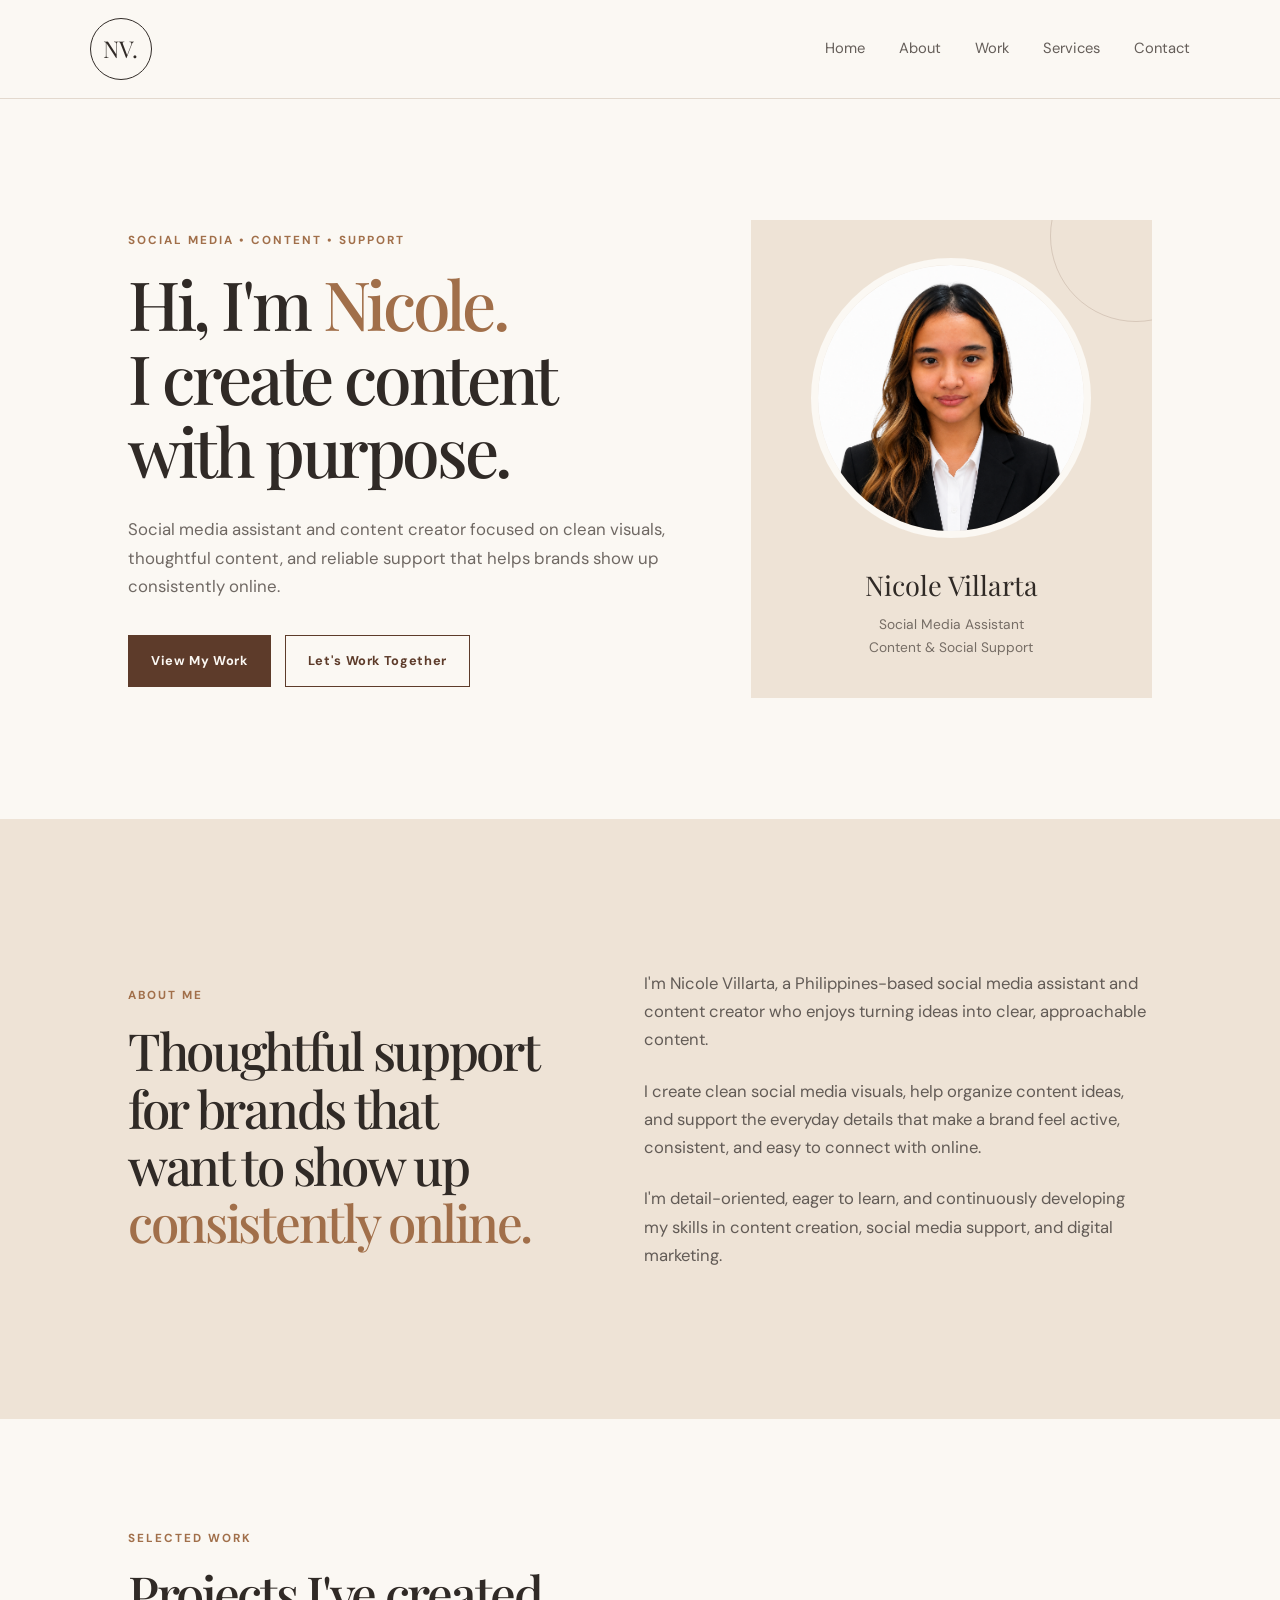
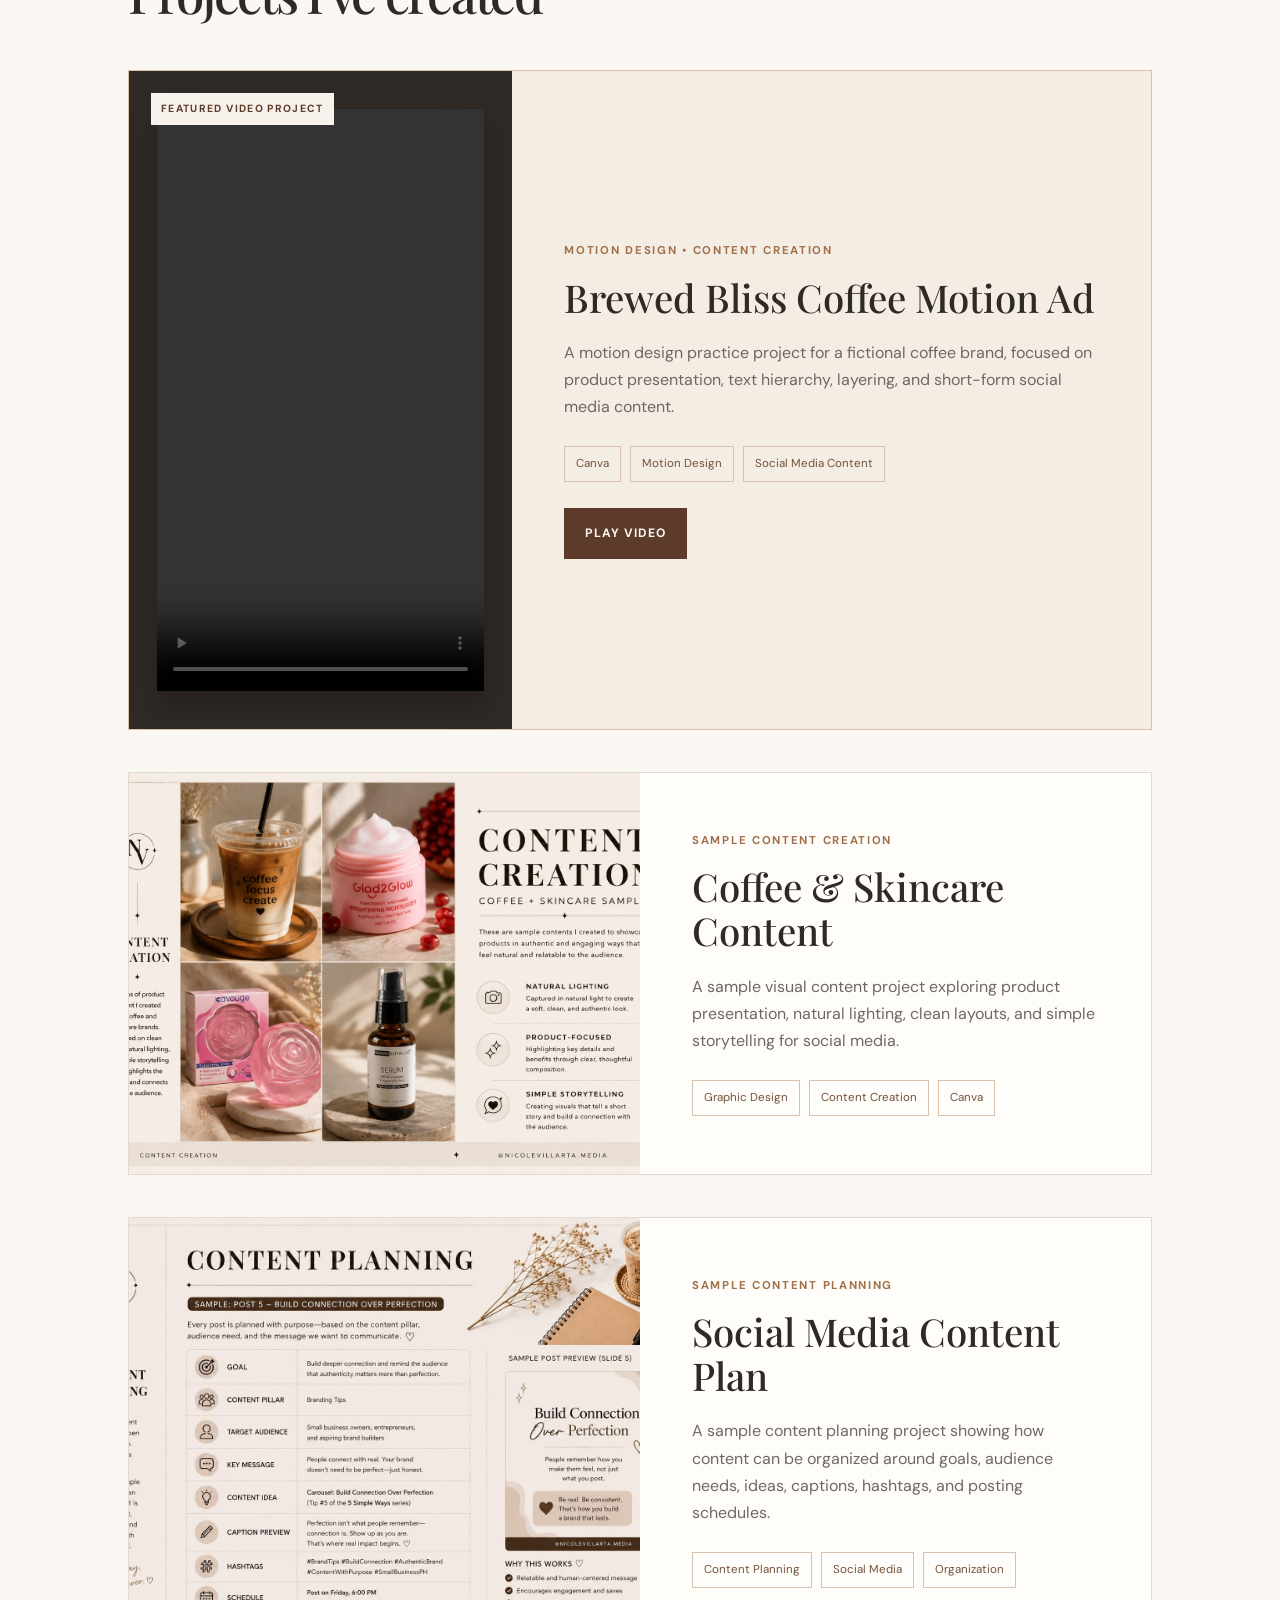
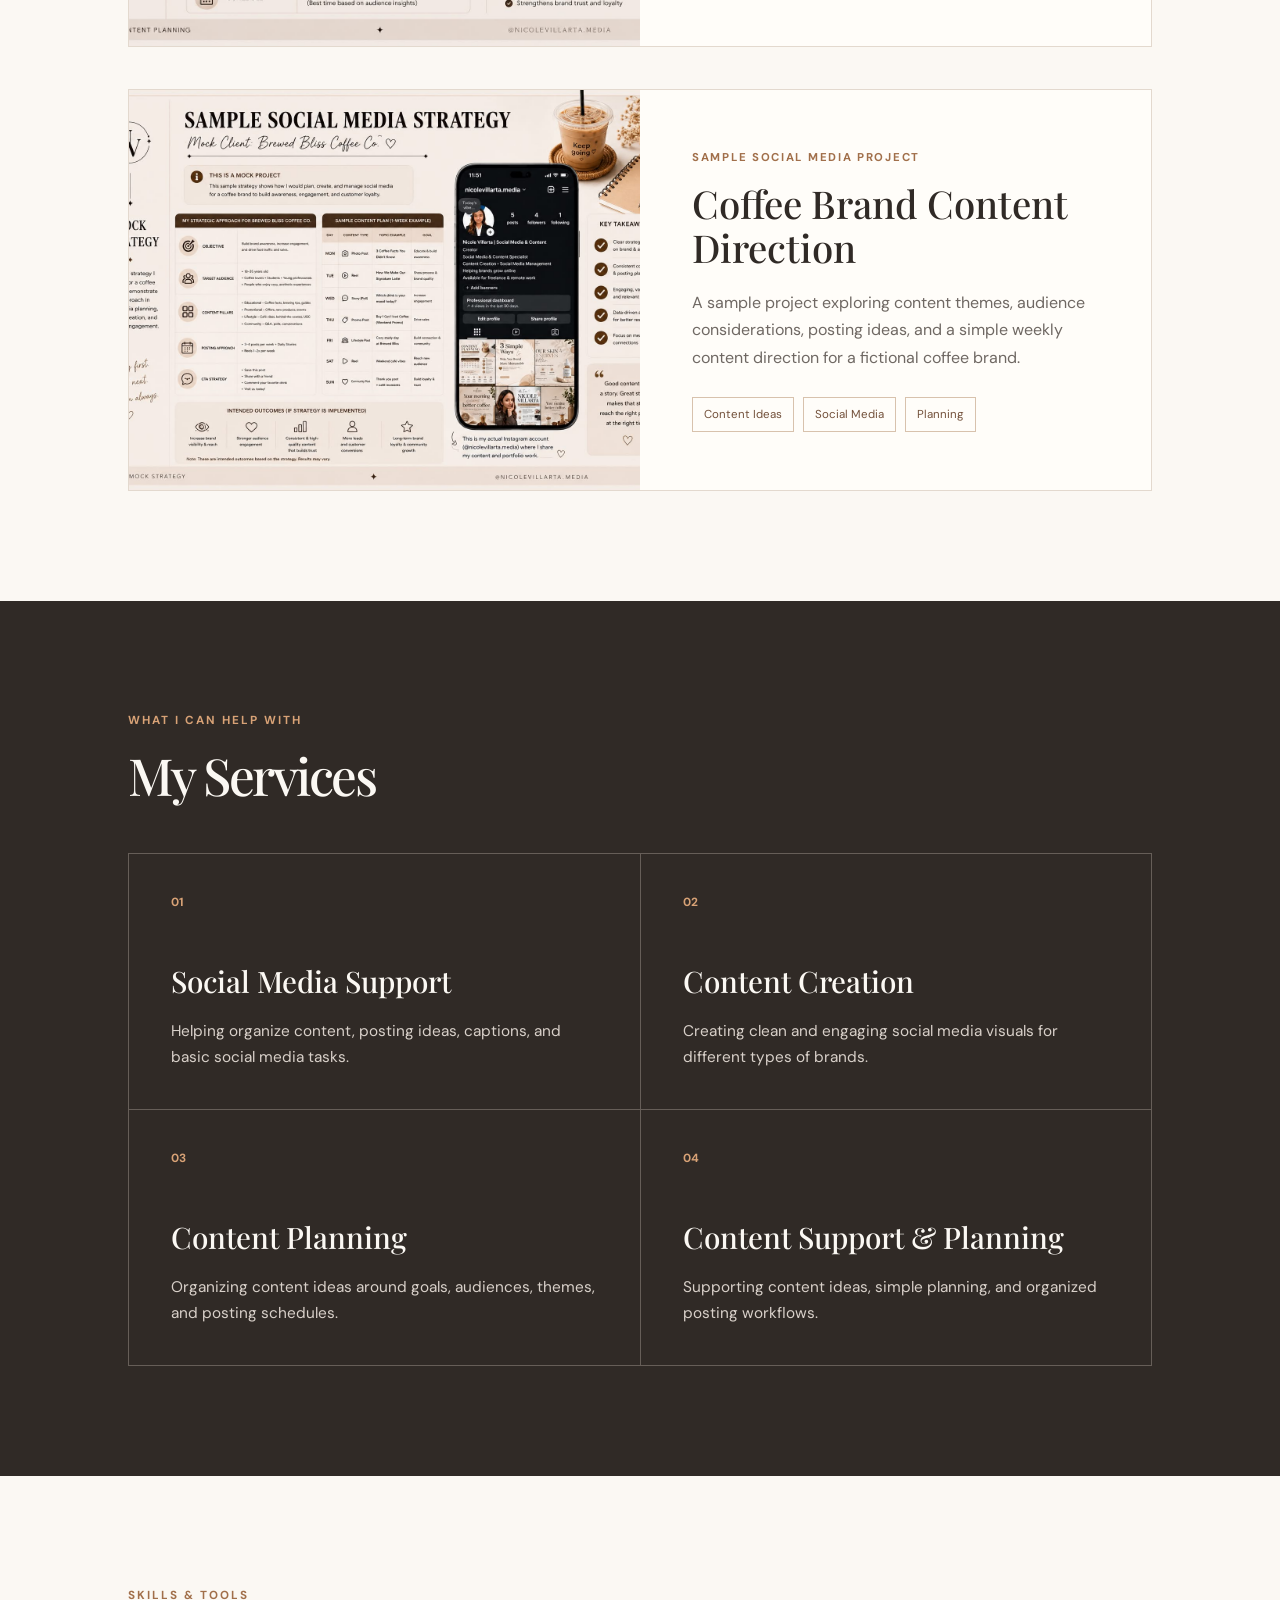
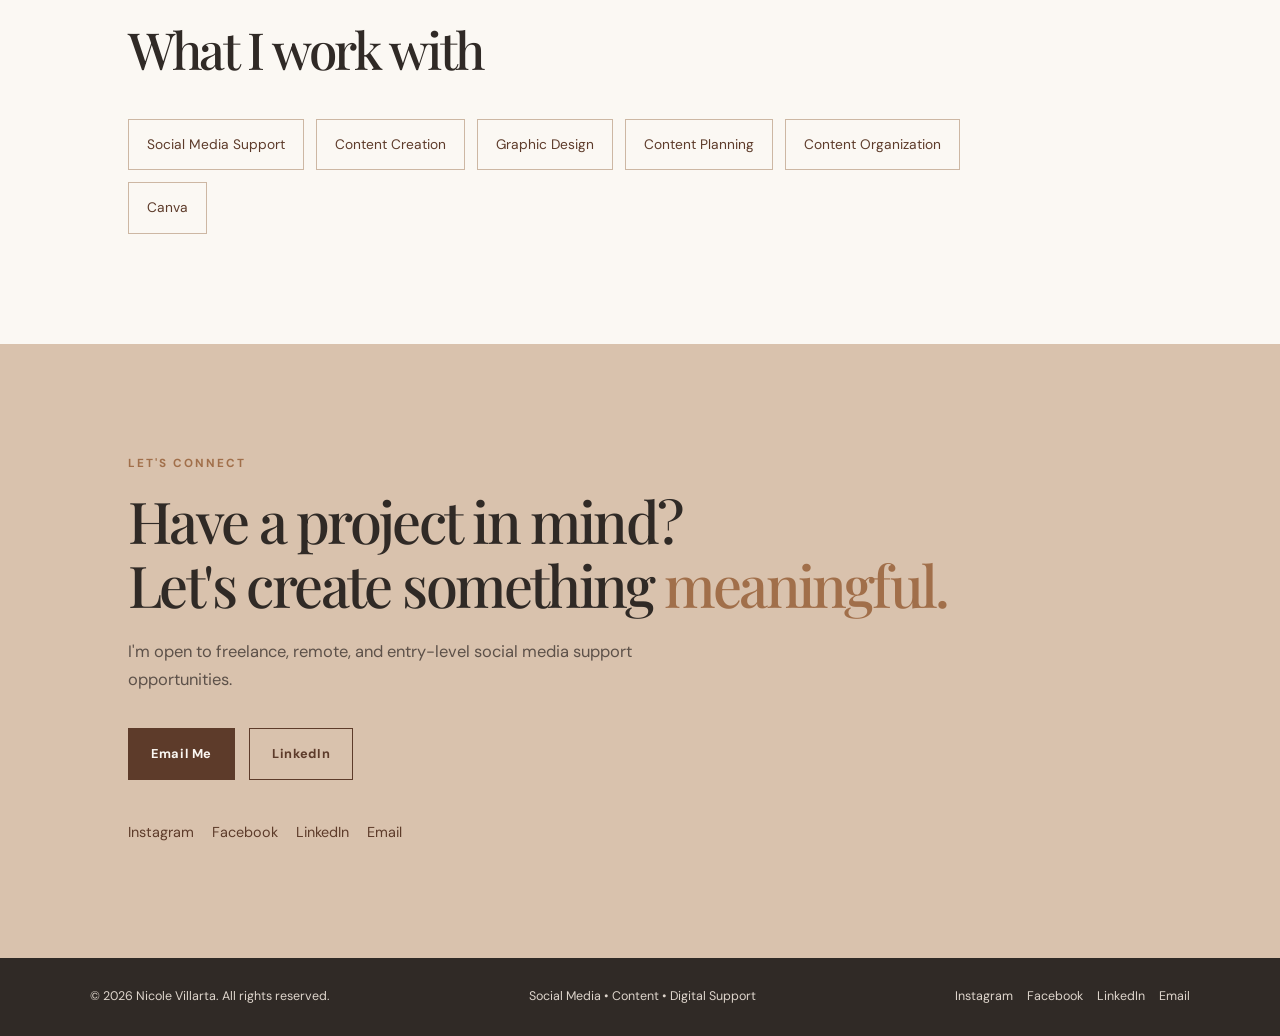
<file: index.html>
<!DOCTYPE html>
<html lang="en">

<head>
    <meta charset="UTF-8">
    <meta name="viewport" content="width=device-width, initial-scale=1.0">

    <title>Nicole Villarta | Social Media Assistant & Content Creator</title>

    <link rel="stylesheet" href="style.css">
    <script src="script.js" defer></script>
</head>

<body>

    <!-- NAVIGATION -->
    <header class="navbar">

        <a href="#home" class="logo" aria-label="Nicole Villarta homepage">
            NV.
        </a>

        <nav aria-label="Main navigation">
            <a href="#home">Home</a>
            <a href="#about">About</a>
            <a href="#work">Work</a>
            <a href="#services">Services</a>
            <a href="#contact">Contact</a>
        </nav>

    </header>


    <!-- HERO -->
    <main>

        <section id="home" class="hero">

            <div class="hero-text">

                <p class="eyebrow">
                    SOCIAL MEDIA • CONTENT • SUPPORT
                </p>

                <h1>
                    Hi, I'm <span>Nicole.</span>
                    <br>
                    I create content with purpose.
                </h1>

                <p class="hero-description">
                    Social media assistant and content creator focused on clean
                    visuals, thoughtful content, and reliable support that helps
                    brands show up consistently online.
                </p>

                <div class="hero-buttons">

                    <a href="#work" class="btn primary">
                        View My Work
                    </a>

                    <a href="#contact" class="btn secondary">
                        Let's Work Together
                    </a>

                </div>

            </div>

            <div class="hero-card">

                <div class="profile-circle photo-circle">
                    <img src="nicole.png.png" alt="Portrait of Nicole Villarta">
                </div>

                <p>
                    Nicole Villarta
                </p>

                <span>
                    Social Media Assistant
                </span>

                <span>
                    Content & Social Support
                </span>

            </div>

        </section>


        <!-- ABOUT -->
        <section id="about" class="section about">

            <div>

                <p class="section-label">
                    ABOUT ME
                </p>

                <h2>
                    Thoughtful support for brands that want to show up
                    <span>consistently online.</span>
                </h2>

            </div>

            <div class="about-text">

                <p>
                    I'm Nicole Villarta, a Philippines-based social media
                    assistant and content creator who enjoys turning ideas into
                    clear, approachable content.
                </p>

                <p>
                    I create clean social media visuals, help organize content
                    ideas, and support the everyday details that make a brand
                    feel active, consistent, and easy to connect with online.
                </p>

                <p>
                    I'm detail-oriented, eager to learn, and continuously
                    developing my skills in content creation, social media
                    support, and digital marketing.
                </p>

            </div>

        </section>


        <!-- WORK -->
        <section id="work" class="section">

            <p class="section-label">
                SELECTED WORK
            </p>

            <h2>
                Projects I've created
            </h2>

            <div class="projects">

                <!-- FEATURED VIDEO PROJECT -->
                <article class="project-card featured-video-project">

                    <div class="video-preview">

                        <video
                            id="brewedBlissVideo"
                            class="portfolio-video"
                            controls
                            preload="metadata"
                        >
                            <source src="brewed-bliss.mp4" type="video/mp4">
                            Your browser does not support video playback.
                        </video>

                        <p class="video-label">
                            FEATURED VIDEO PROJECT
                        </p>

                    </div>

                    <div class="project-info">

                        <p>
                            MOTION DESIGN • CONTENT CREATION
                        </p>

                        <h3>
                            Brewed Bliss Coffee Motion Ad
                        </h3>

                        <p>
                            A motion design practice project for a fictional
                            coffee brand, focused on product presentation, text
                            hierarchy, layering, and short-form social media
                            content.
                        </p>

                        <div class="tags">
                            <span>Canva</span>
                            <span>Motion Design</span>
                            <span>Social Media Content</span>
                        </div>

                        <button
                            class="watch-project-btn"
                            id="watchProjectButton"
                            type="button"
                        >
                            Play Video
                        </button>

                    </div>

                </article>


                <!-- PROJECT 1 -->
                <article class="project-card">

                    <div class="project-image">
                        <img
                            src="content-creation.png.jpg"
                            alt="Sample coffee and skincare content creation project"
                        >
                    </div>

                    <div class="project-info">

                        <p>
                            SAMPLE CONTENT CREATION
                        </p>

                        <h3>
                            Coffee & Skincare Content
                        </h3>

                        <p>
                            A sample visual content project exploring product
                            presentation, natural lighting, clean layouts, and
                            simple storytelling for social media.
                        </p>

                        <div class="tags">
                            <span>Graphic Design</span>
                            <span>Content Creation</span>
                            <span>Canva</span>
                        </div>

                    </div>

                </article>


                <!-- PROJECT 2 -->
                <article class="project-card">

                    <div class="project-image">
                        <img
                            src="content-planning.png.jpg"
                            alt="Sample social media content planning project"
                        >
                    </div>

                    <div class="project-info">

                        <p>
                            SAMPLE CONTENT PLANNING
                        </p>

                        <h3>
                            Social Media Content Plan
                        </h3>

                        <p>
                            A sample content planning project showing how content
                            can be organized around goals, audience needs, ideas,
                            captions, hashtags, and posting schedules.
                        </p>

                        <div class="tags">
                            <span>Content Planning</span>
                            <span>Social Media</span>
                            <span>Organization</span>
                        </div>

                    </div>

                </article>


                <!-- PROJECT 3 -->
                <article class="project-card">

                    <div class="project-image">
                        <img
                            src="social-media-strategy.png.jpg"
                            alt="Sample coffee brand social media content project"
                        >
                    </div>

                    <div class="project-info">

                        <p>
                            SAMPLE SOCIAL MEDIA PROJECT
                        </p>

                        <h3>
                            Coffee Brand Content Direction
                        </h3>

                        <p>
                            A sample project exploring content themes, audience
                            considerations, posting ideas, and a simple weekly
                            content direction for a fictional coffee brand.
                        </p>

                        <div class="tags">
                            <span>Content Ideas</span>
                            <span>Social Media</span>
                            <span>Planning</span>
                        </div>

                    </div>

                </article>

            </div>

        </section>


        <!-- SERVICES -->
        <section id="services" class="section services">

            <p class="section-label">
                WHAT I CAN HELP WITH
            </p>

            <h2>
                My Services
            </h2>

            <div class="service-grid">

                <div class="service">

                    <span>01</span>

                    <h3>
                        Social Media Support
                    </h3>

                    <p>
                        Helping organize content, posting ideas, captions, and
                        basic social media tasks.
                    </p>

                </div>

                <div class="service">

                    <span>02</span>

                    <h3>
                        Content Creation
                    </h3>

                    <p>
                        Creating clean and engaging social media visuals for
                        different types of brands.
                    </p>

                </div>

                <div class="service">

                    <span>03</span>

                    <h3>
                        Content Planning
                    </h3>

                    <p>
                        Organizing content ideas around goals, audiences, themes,
                        and posting schedules.
                    </p>

                </div>

                <div class="service">

                    <span>04</span>

                    <h3>
                        Content Support & Planning
                    </h3>

                    <p>
                        Supporting content ideas, simple planning, and organized
                        posting workflows.
                    </p>

                </div>

            </div>

        </section>


        <!-- SKILLS -->
        <section class="section skills">

            <p class="section-label">
                SKILLS & TOOLS
            </p>

            <h2>
                What I work with
            </h2>

            <div class="skill-list">
                <span>Social Media Support</span>
                <span>Content Creation</span>
                <span>Graphic Design</span>
                <span>Content Planning</span>
                <span>Content Organization</span>
                <span>Canva</span>
            </div>

        </section>


        <!-- CONTACT -->
        <section id="contact" class="contact">

            <p class="section-label">
                LET'S CONNECT
            </p>

            <h2>
                Have a project in mind?
                <br>
                Let's create something
                <span>meaningful.</span>
            </h2>

            <p>
                I'm open to freelance, remote, and entry-level social media
                support opportunities.
            </p>

            <div class="contact-buttons">

                <a
                    href="mailto:cole.villarta.work@gmail.com"
                    class="btn primary"
                >
                    Email Me
                </a>

                <a
                    href="https://www.linkedin.com/in/nicole-villarta-bb6a61428/"
                    target="_blank"
                    rel="noopener noreferrer"
                    class="btn secondary"
                >
                    LinkedIn
                </a>

            </div>

            <div class="social-links">

                <a
                    href="https://www.instagram.com/nicolevillarta.media/?hl=en"
                    target="_blank"
                    rel="noopener noreferrer"
                >
                    Instagram
                </a>

                <a
                    href="https://www.facebook.com/nicolevillarta.media"
                    target="_blank"
                    rel="noopener noreferrer"
                >
                    Facebook
                </a>

                <a
                    href="https://www.linkedin.com/in/nicole-villarta-bb6a61428/"
                    target="_blank"
                    rel="noopener noreferrer"
                >
                    LinkedIn
                </a>

                <a href="mailto:cole.villarta.work@gmail.com">
                    Email
                </a>

            </div>

        </section>

    </main>


    <!-- FOOTER -->
    <footer>

        <p>
            © 2026 Nicole Villarta. All rights reserved.
        </p>

        <p>
            Social Media • Content • Digital Support
        </p>

        <div class="footer-links">

            <a
                href="https://www.instagram.com/nicolevillarta.media/?hl=en"
                target="_blank"
                rel="noopener noreferrer"
            >
                Instagram
            </a>

            <a
                href="https://www.facebook.com/nicolevillarta.media"
                target="_blank"
                rel="noopener noreferrer"
            >
                Facebook
            </a>

            <a
                href="https://www.linkedin.com/in/nicole-villarta-bb6a61428/"
                target="_blank"
                rel="noopener noreferrer"
            >
                LinkedIn
            </a>

            <a href="mailto:cole.villarta.work@gmail.com">
                Email
            </a>

        </div>

    </footer>

</body>
</html>
</file>
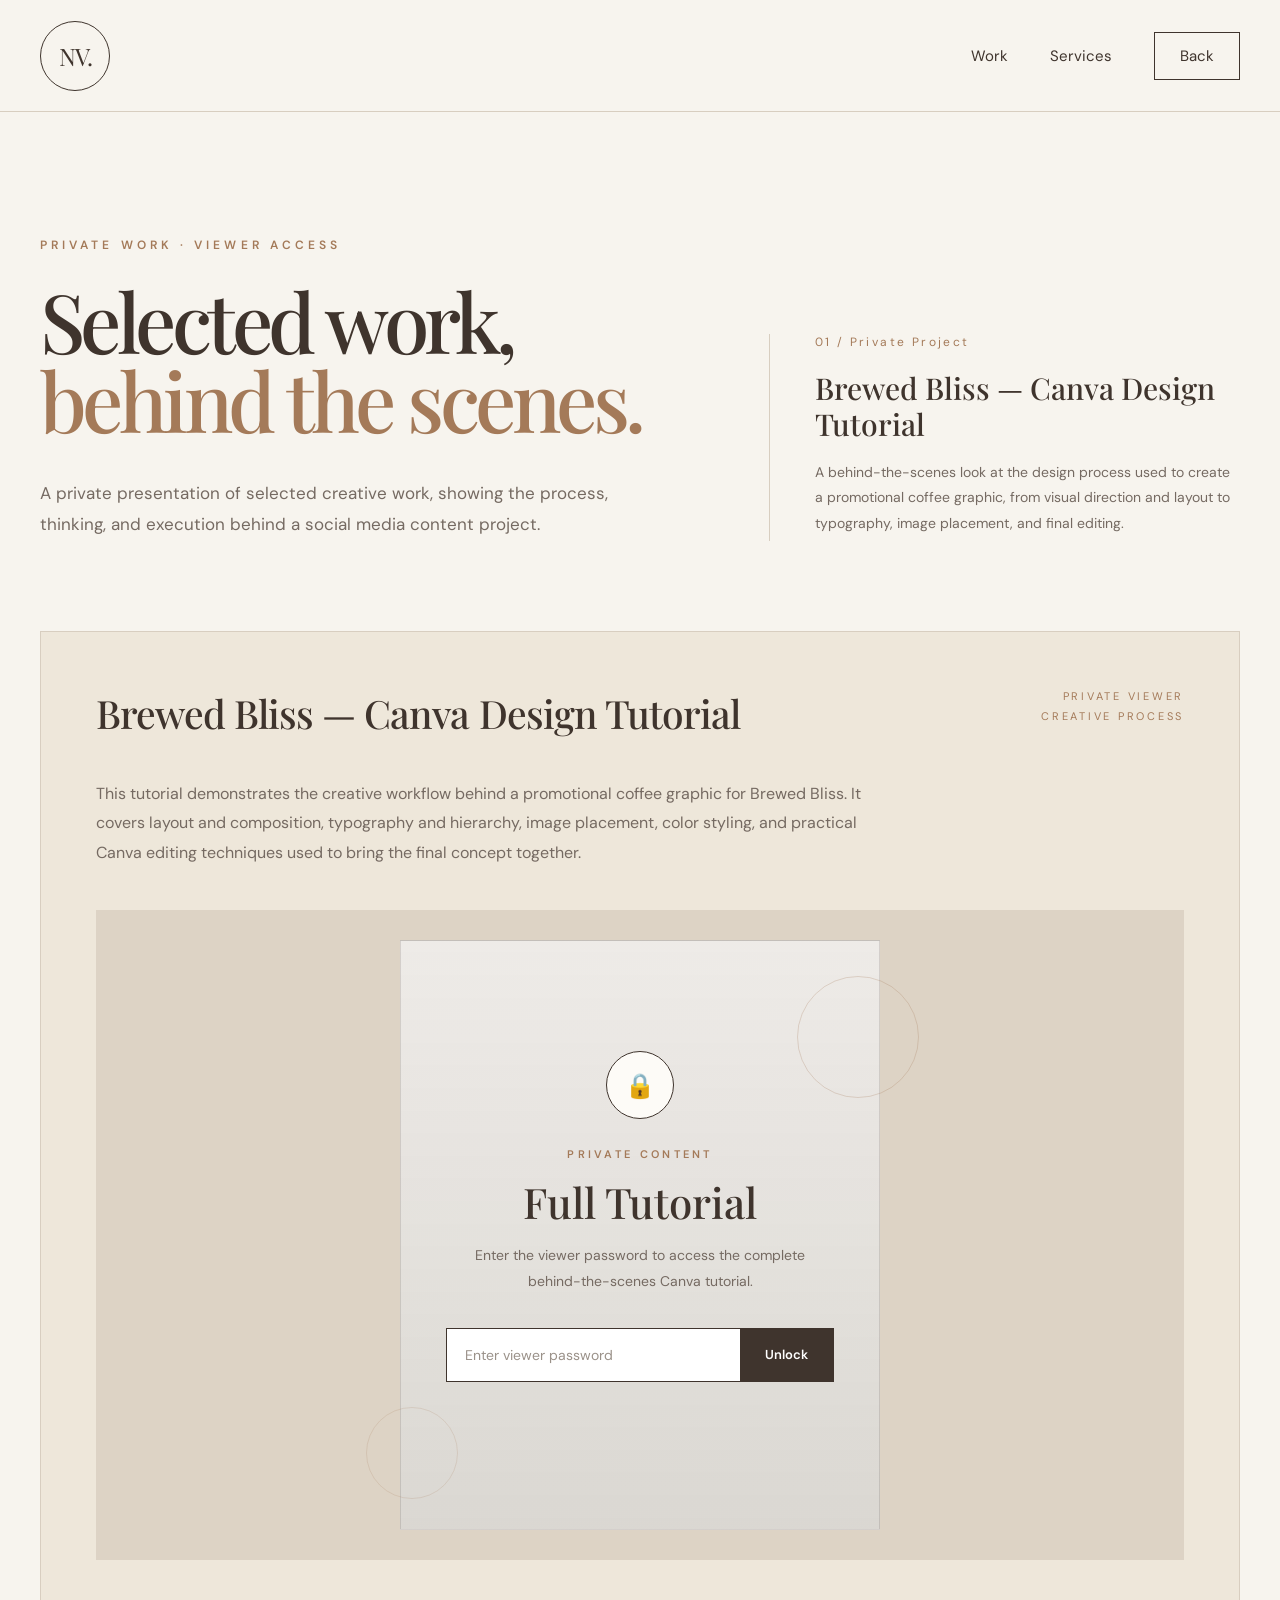
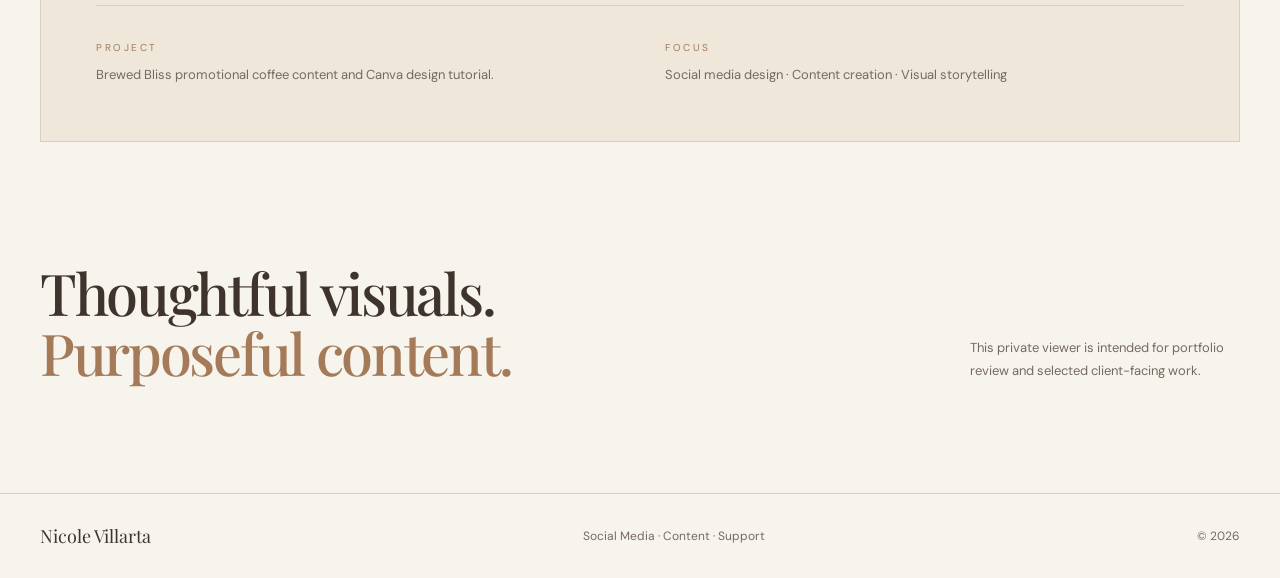
<file: viewer.html>
<!DOCTYPE html>
<html lang="en">
<head>
  <meta charset="UTF-8" />
  <meta name="viewport" content="width=device-width, initial-scale=1.0" />

  <title>Brewed Bliss — Private Work | Nicole Villarta</title>

  <meta
    name="description"
    content="Private portfolio presentation by Nicole Villarta featuring the Brewed Bliss Canva design tutorial."
  />

  <link rel="preconnect" href="https://fonts.googleapis.com">
  <link rel="preconnect" href="https://fonts.gstatic.com" crossorigin>

  <link
    href="https://fonts.googleapis.com/css2?family=DM+Sans:wght@400;500;600&family=Playfair+Display:wght@500;600&display=swap"
    rel="stylesheet"
  >

  <style>
    /* =========================================================
       NICOLE VILLARTA — PRIVATE VIEWER
       Minimal editorial portfolio theme
       ========================================================= */

    :root {
      --cream: #f7f4ee;
      --paper: #eee7da;
      --paper-light: #fdfbf7;
      --espresso: #3f342d;
      --brown: #604a3b;
      --caramel: #a47a59;
      --muted: #756a62;
      --line: #d8cec0;
      --white: #ffffff;

      --serif: "Playfair Display", Georgia, serif;
      --sans: "DM Sans", Arial, sans-serif;

      --container: 1240px;
    }

    * {
      box-sizing: border-box;
      margin: 0;
      padding: 0;
    }

    html {
      scroll-behavior: smooth;
    }

    body {
      background: var(--cream);
      color: var(--espresso);
      font-family: var(--sans);
      min-height: 100vh;
      -webkit-font-smoothing: antialiased;
    }

    button,
    input {
      font: inherit;
    }

    a {
      color: inherit;
      text-decoration: none;
    }

    /* =========================================================
       HEADER
       ========================================================= */

    header {
      height: 112px;
      border-bottom: 1px solid var(--line);
      display: flex;
      align-items: center;
    }

    .nav {
      width: min(var(--container), calc(100% - 80px));
      margin: auto;
      display: flex;
      align-items: center;
      justify-content: space-between;
    }

    .logo {
      width: 70px;
      height: 70px;
      border: 1px solid var(--espresso);
      border-radius: 50%;
      display: grid;
      place-items: center;

      font-family: var(--serif);
      font-size: 24px;
      letter-spacing: -1px;

      transition: all 0.25s ease;
    }

    .logo:hover {
      background: var(--espresso);
      color: var(--cream);
    }

    .nav-right {
      display: flex;
      align-items: center;
      gap: 42px;
    }

    .nav-link {
      font-size: 15px;
      color: var(--espresso);
      position: relative;
    }

    .nav-link::after {
      content: "";
      position: absolute;
      left: 0;
      bottom: -7px;
      width: 0;
      height: 1px;
      background: var(--caramel);
      transition: width 0.25s ease;
    }

    .nav-link:hover::after {
      width: 100%;
    }

    .back-button {
      border: 1px solid var(--espresso);
      padding: 13px 25px;
      background: transparent;
      color: var(--espresso);
      font-size: 15px;
      transition: all 0.25s ease;
    }

    .back-button:hover {
      background: var(--espresso);
      color: var(--cream);
    }

    /* =========================================================
       HERO
       ========================================================= */

    .hero {
      width: min(var(--container), calc(100% - 80px));
      margin: auto;
      padding: 125px 0 90px;

      display: grid;
      grid-template-columns: 1fr 0.75fr;
      gap: 100px;
      align-items: end;
    }

    .eyebrow {
      color: var(--caramel);
      font-size: 12px;
      font-weight: 600;
      letter-spacing: 0.34em;
      text-transform: uppercase;
      margin-bottom: 28px;
    }

    .hero h1 {
      max-width: 850px;

      font-family: var(--serif);
      font-size: clamp(58px, 6.4vw, 92px);
      font-weight: 500;
      line-height: 0.97;
      letter-spacing: -0.055em;
    }

    .hero h1 em {
      color: var(--caramel);
      font-style: normal;
    }

    .hero-description {
      max-width: 590px;
      margin-top: 38px;

      color: var(--muted);
      font-size: 17px;
      line-height: 1.85;
    }

    .hero-side {
      border-left: 1px solid var(--line);
      padding-left: 45px;
      padding-bottom: 5px;
    }

    .project-number {
      color: var(--caramel);
      font-size: 12px;
      letter-spacing: 0.2em;
      margin-bottom: 20px;
    }

    .hero-side h2 {
      font-family: var(--serif);
      font-size: 30px;
      font-weight: 500;
      line-height: 1.2;
      margin-bottom: 18px;
    }

    .hero-side p {
      color: var(--muted);
      font-size: 14px;
      line-height: 1.8;
    }

    /* =========================================================
       PROJECT AREA
       ========================================================= */

    .project-wrap {
      width: min(var(--container), calc(100% - 80px));
      margin: auto;
      padding-bottom: 120px;
    }

    .project-card {
      background: var(--paper);
      border: 1px solid var(--line);
      padding: 55px;
    }

    .project-header {
      display: flex;
      justify-content: space-between;
      align-items: flex-start;
      gap: 40px;
      margin-bottom: 40px;
    }

    .project-title {
      font-family: var(--serif);
      font-size: 39px;
      font-weight: 500;
      letter-spacing: -0.025em;
    }

    .project-meta {
      text-align: right;
      color: var(--caramel);
      font-size: 11px;
      letter-spacing: 0.25em;
      text-transform: uppercase;
      line-height: 1.8;
    }

    .project-description {
      max-width: 790px;
      color: var(--muted);
      font-size: 16px;
      line-height: 1.85;
      margin-bottom: 42px;
    }

    /* =========================================================
       VIDEO / LOCKED VIEWER
       ========================================================= */

    .video-shell {
      position: relative;
      width: 100%;
      background: #ddd3c5;
      overflow: hidden;
      min-height: 650px;

      display: flex;
      align-items: center;
      justify-content: center;
    }

    .video-placeholder {
      width: min(480px, 90%);
      min-height: 590px;

      background:
        linear-gradient(
          to bottom,
          rgba(63, 52, 45, 0.08),
          rgba(63, 52, 45, 0.18)
        ),
        var(--paper-light);

      border: 1px solid rgba(63, 52, 45, 0.15);

      display: flex;
      flex-direction: column;
      align-items: center;
      justify-content: center;

      text-align: center;
      padding: 55px 45px;

      position: relative;
    }

    .video-placeholder::before {
      content: "";
      position: absolute;
      width: 120px;
      height: 120px;
      border: 1px solid rgba(164, 122, 89, 0.25);
      border-radius: 50%;
      top: 35px;
      right: -40px;
    }

    .video-placeholder::after {
      content: "";
      position: absolute;
      width: 90px;
      height: 90px;
      border: 1px solid rgba(164, 122, 89, 0.18);
      border-radius: 50%;
      bottom: 30px;
      left: -35px;
    }

    .lock-mark {
      width: 68px;
      height: 68px;
      border: 1px solid var(--espresso);
      border-radius: 50%;

      display: grid;
      place-items: center;

      font-size: 24px;
      margin-bottom: 28px;

      background: var(--paper-light);
    }

    .private-label {
      color: var(--caramel);
      font-size: 11px;
      font-weight: 600;
      letter-spacing: 0.3em;
      text-transform: uppercase;
      margin-bottom: 18px;
    }

    .video-placeholder h3 {
      font-family: var(--serif);
      font-size: 42px;
      font-weight: 500;
      line-height: 1.1;
      margin-bottom: 18px;
    }

    .video-placeholder p {
      max-width: 360px;
      color: var(--muted);
      font-size: 14px;
      line-height: 1.8;
      margin-bottom: 34px;
    }

    /* =========================================================
       PASSWORD
       ========================================================= */

    .password-form {
      width: 100%;
      max-width: 410px;
      display: flex;
      border: 1px solid var(--espresso);
      background: var(--white);
    }

    .password-form input {
      min-width: 0;
      flex: 1;

      border: none;
      outline: none;
      background: transparent;

      padding: 17px 18px;
      color: var(--espresso);
      font-size: 14px;
    }

    .password-form input::placeholder {
      color: #9a9189;
    }

    .unlock-button {
      border: none;
      background: var(--espresso);
      color: var(--white);

      padding: 0 25px;
      cursor: pointer;

      font-size: 13px;
      font-weight: 600;

      transition: background 0.25s ease;
    }

    .unlock-button:hover {
      background: var(--caramel);
    }

    .error-message {
      min-height: 22px;
      margin-top: 14px;

      color: #9b4e42;
      font-size: 12px;
    }

    /* =========================================================
       UNLOCKED VIDEO
       ========================================================= */

    .video-content {
      display: none;
      width: 100%;
      height: 720px;
      background: #1e1b19;
    }

    .video-content iframe {
      width: 100%;
      height: 100%;
      border: 0;
    }

    .video-shell.unlocked {
      min-height: 720px;
    }

    .video-shell.unlocked .video-placeholder {
      display: none;
    }

    .video-shell.unlocked .video-content {
      display: block;
    }

    /* =========================================================
       PROJECT FOOTER
       ========================================================= */

    .project-footer {
      display: grid;
      grid-template-columns: 1fr 1fr;
      gap: 50px;

      margin-top: 45px;
      padding-top: 35px;
      border-top: 1px solid var(--line);
    }

    .footer-item span {
      display: block;

      color: var(--caramel);
      font-size: 10px;
      letter-spacing: 0.25em;
      text-transform: uppercase;

      margin-bottom: 10px;
    }

    .footer-item p {
      color: var(--muted);
      font-size: 13px;
      line-height: 1.7;
    }

    /* =========================================================
       BOTTOM STATEMENT
       ========================================================= */

    .closing {
      width: min(var(--container), calc(100% - 80px));
      margin: auto;
      padding: 0 0 110px;

      display: flex;
      justify-content: space-between;
      align-items: flex-end;
      gap: 60px;
    }

    .closing h2 {
      max-width: 760px;

      font-family: var(--serif);
      font-size: clamp(38px, 4.5vw, 64px);
      font-weight: 500;
      line-height: 1.05;
      letter-spacing: -0.04em;
    }

    .closing h2 em {
      color: var(--caramel);
      font-style: normal;
    }

    .closing-note {
      max-width: 270px;
      color: var(--muted);
      font-size: 13px;
      line-height: 1.8;
    }

    /* =========================================================
       FOOTER
       ========================================================= */

    footer {
      border-top: 1px solid var(--line);
      padding: 30px 0;
    }

    .footer-inner {
      width: min(var(--container), calc(100% - 80px));
      margin: auto;

      display: flex;
      justify-content: space-between;
      align-items: center;

      color: var(--muted);
      font-size: 12px;
    }

    .footer-brand {
      color: var(--espresso);
      font-family: var(--serif);
      font-size: 18px;
    }

    /* =========================================================
       RESPONSIVE
       ========================================================= */

    @media (max-width: 900px) {

      header {
        height: 90px;
      }

      .nav {
        width: min(100% - 40px, var(--container));
      }

      .logo {
        width: 58px;
        height: 58px;
        font-size: 20px;
      }

      .nav-right {
        gap: 20px;
      }

      .nav-link {
        display: none;
      }

      .back-button {
        padding: 11px 19px;
      }

      .hero {
        width: min(100% - 40px, var(--container));
        padding: 80px 0 65px;

        grid-template-columns: 1fr;
        gap: 55px;
      }

      .hero-side {
        border-left: none;
        border-top: 1px solid var(--line);
        padding-left: 0;
        padding-top: 30px;
      }

      .project-wrap,
      .closing {
        width: min(100% - 40px, var(--container));
      }

      .project-card {
        padding: 30px;
      }

      .project-header {
        flex-direction: column;
        gap: 18px;
      }

      .project-meta {
        text-align: left;
      }

      .video-shell {
        min-height: 620px;
      }

      .video-content {
        height: 620px;
      }

      .closing {
        flex-direction: column;
        align-items: flex-start;
      }

      .footer-inner {
        width: min(100% - 40px, var(--container));
      }
    }

    @media (max-width: 560px) {

      .hero {
        padding-top: 65px;
      }

      .hero h1 {
        font-size: 52px;
      }

      .hero-description {
        font-size: 15px;
      }

      .project-card {
        padding: 22px;
      }

      .project-title {
        font-size: 30px;
      }

      .video-shell {
        min-height: 580px;
      }

      .video-placeholder {
        min-height: 530px;
        padding: 45px 22px;
      }

      .video-placeholder h3 {
        font-size: 34px;
      }

      .password-form {
        flex-direction: column;
        border: none;
        gap: 9px;
        background: transparent;
      }

      .password-form input {
        width: 100%;
        border: 1px solid var(--espresso);
        background: var(--white);
        padding: 16px;
      }

      .unlock-button {
        min-height: 52px;
        width: 100%;
      }

      .project-footer {
        grid-template-columns: 1fr;
        gap: 25px;
      }

      .video-content {
        height: 570px;
      }

      .closing {
        padding-bottom: 80px;
      }

      .closing h2 {
        font-size: 42px;
      }

      .footer-inner {
        flex-direction: column;
        align-items: flex-start;
        gap: 10px;
      }
    }
  </style>
</head>

<body>

  <!-- =========================================================
       HEADER
       ========================================================= -->

  <header>
    <nav class="nav">

      <a href="index.html" class="logo" aria-label="Back to portfolio">
        NV.
      </a>

      <div class="nav-right">

        <a href="index.html#work" class="nav-link">
          Work
        </a>

        <a href="index.html#services" class="nav-link">
          Services
        </a>

        <a href="index.html" class="back-button">
          Back
        </a>

      </div>

    </nav>
  </header>


  <!-- =========================================================
       HERO
       ========================================================= -->

  <main>

    <section class="hero">

      <div>

        <div class="eyebrow">
          Private Work · Viewer Access
        </div>

        <h1>
          Selected work,<br>
          <em>behind the scenes.</em>
        </h1>

        <p class="hero-description">
          A private presentation of selected creative work,
          showing the process, thinking, and execution behind
          a social media content project.
        </p>

      </div>


      <div class="hero-side">

        <div class="project-number">
          01 / Private Project
        </div>

        <h2>
          Brewed Bliss — Canva Design Tutorial
        </h2>

        <p>
          A behind-the-scenes look at the design process
          used to create a promotional coffee graphic,
          from visual direction and layout to typography,
          image placement, and final editing.
        </p>

      </div>

    </section>


    <!-- =======================================================
         PROJECT
         ======================================================= -->

    <section class="project-wrap">

      <article class="project-card">

        <div class="project-header">

          <h2 class="project-title">
            Brewed Bliss — Canva Design Tutorial
          </h2>

          <div class="project-meta">
            Private Viewer<br>
            Creative Process
          </div>

        </div>


        <p class="project-description">
          This tutorial demonstrates the creative workflow behind
          a promotional coffee graphic for Brewed Bliss. It covers
          layout and composition, typography and hierarchy, image
          placement, color styling, and practical Canva editing
          techniques used to bring the final concept together.
        </p>


        <!-- =====================================================
             VIDEO VIEWER
             ===================================================== -->

        <div class="video-shell" id="videoShell">

          <!-- LOCKED STATE -->

          <div class="video-placeholder" id="lockedView">

            <div class="lock-mark">
              🔒
            </div>

            <div class="private-label">
              Private Content
            </div>

            <h3>
              Full Tutorial
            </h3>

            <p>
              Enter the viewer password to access the
              complete behind-the-scenes Canva tutorial.
            </p>


            <form class="password-form" id="passwordForm">

              <input
                type="password"
                id="passwordInput"
                placeholder="Enter viewer password"
                autocomplete="off"
                aria-label="Viewer password"
              >

              <button
                type="submit"
                class="unlock-button"
              >
                Unlock
              </button>

            </form>

            <div
              class="error-message"
              id="errorMessage"
              aria-live="polite"
            ></div>

          </div>


          <!-- UNLOCKED STATE -->

          <div class="video-content" id="videoContent">

            <iframe
              id="youtubeVideo"
              title="Brewed Bliss Canva Design Tutorial"
              src=""
              allow="
                accelerometer;
                autoplay;
                clipboard-write;
                encrypted-media;
                gyroscope;
                picture-in-picture;
                web-share
              "
              allowfullscreen
              referrerpolicy="strict-origin-when-cross-origin"
            ></iframe>

          </div>

        </div>


        <!-- =====================================================
             PROJECT DETAILS
             ===================================================== -->

        <div class="project-footer">

          <div class="footer-item">

            <span>
              Project
            </span>

            <p>
              Brewed Bliss promotional coffee content
              and Canva design tutorial.
            </p>

          </div>


          <div class="footer-item">

            <span>
              Focus
            </span>

            <p>
              Social media design · Content creation ·
              Visual storytelling
            </p>

          </div>

        </div>

      </article>

    </section>


    <!-- =======================================================
         CLOSING
         ======================================================= -->

    <section class="closing">

      <h2>
        Thoughtful visuals.<br>
        <em>Purposeful content.</em>
      </h2>

      <p class="closing-note">
        This private viewer is intended for portfolio review
        and selected client-facing work.
      </p>

    </section>

  </main>


  <!-- =========================================================
       FOOTER
       ========================================================= -->

  <footer>

    <div class="footer-inner">

      <div class="footer-brand">
        Nicole Villarta
      </div>

      <div>
        Social Media · Content · Support
      </div>

      <div>
        © 2026
      </div>

    </div>

  </footer>


  <!-- =========================================================
       JAVASCRIPT
       ========================================================= -->

  <script>

    const PASSWORD = "BLISS08!";

    const YOUTUBE_ID = "d4sEK4lXQVg";

    const passwordForm =
      document.getElementById("passwordForm");

    const passwordInput =
      document.getElementById("passwordInput");

    const errorMessage =
      document.getElementById("errorMessage");

    const videoShell =
      document.getElementById("videoShell");

    const youtubeVideo =
      document.getElementById("youtubeVideo");


    passwordForm.addEventListener("submit", function (event) {

      event.preventDefault();

      const enteredPassword =
        passwordInput.value.trim();


      /* Correct password */

      if (enteredPassword === PASSWORD) {

        errorMessage.textContent = "";

        videoShell.classList.add("unlocked");

        /*
          Load the YouTube video only after
          the correct password has been entered.
        */

        youtubeVideo.src =
          `https://www.youtube.com/embed/${YOUTUBE_ID}?rel=0&modestbranding=1&playsinline=1`;

        /*
          Remember unlocked state during this
          browser session.
        */

        sessionStorage.setItem(
          "brewBlissViewerUnlocked",
          "true"
        );

      }


      /* Incorrect password */

      else {

        errorMessage.textContent =
          "That password doesn't match. Please try again.";

        passwordInput.value = "";

        passwordInput.focus();

      }

    });


    /*
      Restore access if the viewer was already
      unlocked during this browser session.
    */

    if (
      sessionStorage.getItem(
        "brewBlissViewerUnlocked"
      ) === "true"
    ) {

      videoShell.classList.add("unlocked");

      youtubeVideo.src =
        `https://www.youtube.com/embed/${YOUTUBE_ID}?rel=0&modestbranding=1&playsinline=1`;

    }

  </script>

</body>
</html>
</file>
<file: style.css>
@import url("https://fonts.googleapis.com/css2?family=DM+Sans:wght@400;500;600;700&family=Playfair+Display:wght@500;600;700&display=swap");

/* =========================
   COLORS + RESET
========================= */

:root {
    --cream: #fbf8f3;
    --cream-dark: #eee3d6;
    --sand: #d9c2ad;
    --brown: #5d3b2a;
    --dark: #302a26;
    --text: #302a26;
    --muted: #6f6863;
    --accent: #a16f4a;
    --line: #e3d9ce;
    --white: #fffdf9;
}

* {
    margin: 0;
    padding: 0;
    box-sizing: border-box;
}

html {
    scroll-behavior: smooth;
}

body {
    overflow-x: hidden;
    background: var(--cream);
    color: var(--text);
    font-family: "DM Sans", Arial, sans-serif;
    line-height: 1.7;
}

img {
    display: block;
    max-width: 100%;
}

a {
    color: inherit;
    text-decoration: none;
}

button {
    font: inherit;
}

/* =========================
   NAVIGATION
========================= */

.navbar {
    position: sticky;
    top: 0;
    z-index: 100;
    display: flex;
    align-items: center;
    justify-content: space-between;
    padding: 18px 7%;
    background: rgba(251, 248, 243, 0.96);
    border-bottom: 1px solid var(--line);
    backdrop-filter: blur(10px);
}

.logo {
    display: grid;
    width: 62px;
    height: 62px;
    place-items: center;
    border: 1px solid var(--text);
    border-radius: 50%;
    font-family: "Playfair Display", Georgia, serif;
    font-size: 1.45rem;
    transition: all 0.25s ease;
}

.logo:hover {
    background: var(--brown);
    color: var(--cream);
}

.navbar nav {
    display: flex;
    gap: 34px;
}

.navbar nav a {
    position: relative;
    color: #655e59;
    font-size: 0.92rem;
    transition: color 0.2s ease;
}

.navbar nav a::after {
    position: absolute;
    right: 0;
    bottom: -7px;
    left: 0;
    height: 1px;
    background: var(--accent);
    content: "";
    transform: scaleX(0);
    transform-origin: left;
    transition: transform 0.25s ease;
}

.navbar nav a:hover {
    color: var(--accent);
}

.navbar nav a:hover::after {
    transform: scaleX(1);
}

/* =========================
   HERO
========================= */

.hero {
    display: grid;
    grid-template-columns: 1.15fr 0.85fr;
    align-items: center;
    gap: 80px;
    min-height: 720px;
    padding: 95px 10%;
}

.eyebrow,
.section-label {
    margin-bottom: 16px;
    color: var(--accent);
    font-size: 0.73rem;
    font-weight: 700;
    letter-spacing: 0.17em;
}

.hero h1,
h2,
h3 {
    font-family: "Playfair Display", Georgia, serif;
    font-weight: 500;
}

.hero h1 {
    max-width: 740px;
    font-size: clamp(3.2rem, 5.3vw, 5.8rem);
    line-height: 1.08;
    letter-spacing: -0.05em;
}

.hero h1 span,
h2 span {
    color: var(--accent);
}

.hero-description {
    max-width: 570px;
    margin-top: 28px;
    color: var(--muted);
    font-size: 1.05rem;
}

.hero-buttons,
.contact-buttons {
    display: flex;
    flex-wrap: wrap;
    gap: 14px;
    margin-top: 34px;
}

.btn {
    display: inline-block;
    padding: 14px 22px;
    border: 1px solid var(--brown);
    font-size: 0.8rem;
    font-weight: 700;
    letter-spacing: 0.05em;
    transition: all 0.25s ease;
}

.btn.primary {
    background: var(--brown);
    color: var(--cream);
}

.btn.primary:hover {
    background: transparent;
    color: var(--brown);
}

.btn.secondary {
    background: transparent;
    color: var(--brown);
}

.btn.secondary:hover {
    background: var(--brown);
    color: var(--cream);
}

.hero-card {
    position: relative;
    max-width: 440px;
    margin-left: auto;
    padding: 38px;
    overflow: hidden;
    background: var(--cream-dark);
    text-align: center;
}

.hero-card::before {
    position: absolute;
    top: -70px;
    right: -70px;
    width: 170px;
    height: 170px;
    border: 1px solid rgba(93, 59, 42, 0.16);
    border-radius: 50%;
    content: "";
}

.profile-circle {
    position: relative;
    z-index: 1;
    width: min(280px, 100%);
    aspect-ratio: 1;
    margin: 0 auto 24px;
    overflow: hidden;
    border: 7px solid var(--cream);
    border-radius: 50%;
    background: var(--sand);
}

.profile-circle img {
    width: 100%;
    height: 100%;
    object-fit: cover;
}

.hero-card p {
    position: relative;
    z-index: 1;
    margin-bottom: 4px;
    font-family: "Playfair Display", Georgia, serif;
    font-size: 1.7rem;
}

.hero-card span {
    position: relative;
    z-index: 1;
    display: block;
    color: #766d65;
    font-size: 0.86rem;
}

/* =========================
   SHARED SECTION STYLES
========================= */

.section {
    padding: 110px 10%;
}

.section h2 {
    max-width: 760px;
    font-size: clamp(2.5rem, 4vw, 4.3rem);
    line-height: 1.12;
    letter-spacing: -0.045em;
}

/* =========================
   ABOUT
========================= */

.about {
    display: grid;
    grid-template-columns: 0.9fr 1.1fr;
    align-items: center;
    gap: 100px;
    min-height: 600px;
    background: var(--cream-dark);
}

.about-text {
    max-width: 620px;
    color: #625b56;
    font-size: 1.04rem;
}

.about-text p + p {
    margin-top: 23px;
}

/* =========================
   PROJECTS
========================= */

.projects {
    display: grid;
    gap: 42px;
    margin-top: 48px;
}

.project-card {
    display: grid;
    grid-template-columns: 1fr 1fr;
    overflow: hidden;
    background: var(--white);
    border: 1px solid var(--line);
    transition: box-shadow 0.3s ease, transform 0.3s ease;
}

.project-card:hover {
    box-shadow: 0 18px 36px rgba(78, 57, 43, 0.08);
    transform: translateY(-4px);
}

.project-image {
    min-height: 400px;
    overflow: hidden;
    background: var(--cream-dark);
}

.project-image img {
    width: 100%;
    height: 100%;
    object-fit: cover;
    transition: transform 0.5s ease;
}

.project-card:hover .project-image img {
    transform: scale(1.035);
}

.project-info {
    display: flex;
    flex-direction: column;
    justify-content: center;
    padding: 58px 52px;
}

.project-info > p:first-child {
    margin-bottom: 14px;
    color: var(--accent);
    font-size: 0.71rem;
    font-weight: 700;
    letter-spacing: 0.15em;
}

.project-info h3 {
    margin-bottom: 20px;
    font-size: clamp(2rem, 3vw, 3.15rem);
    line-height: 1.15;
}

.project-info > p:not(:first-child) {
    color: var(--muted);
    font-size: 1rem;
}

.tags {
    display: flex;
    flex-wrap: wrap;
    gap: 9px;
    margin-top: 26px;
}

.tags span {
    padding: 7px 11px;
    border: 1px solid #d8c2ad;
    color: #73513b;
    font-size: 0.72rem;
}

/* =========================
   FEATURED VIDEO PROJECT
========================= */

.featured-video-project {
    grid-template-columns: 0.75fr 1.25fr;
    background: #f4ede3;
    border-color: #d8c2ad;
}

.video-preview {
    position: relative;
    display: flex;
    align-items: center;
    justify-content: center;
    min-height: 630px;
    padding: 38px 28px;
    background: var(--dark);
}

.portfolio-video {
    display: block;
    width: min(100%, 340px);
    height: auto;
    aspect-ratio: 9 / 16;
    background: #201914;
    object-fit: cover;
    box-shadow: 0 14px 28px rgba(0, 0, 0, 0.25);
}

.video-label {
    position: absolute;
    top: 22px;
    left: 22px;
    padding: 7px 10px;
    background: rgba(255, 250, 244, 0.96);
    color: var(--brown);
    font-size: 0.65rem;
    font-weight: 700;
    letter-spacing: 0.13em;
}

.watch-project-btn {
    align-self: flex-start;
    margin-top: 26px;
    padding: 14px 20px;
    border: 1px solid var(--brown);
    background: var(--brown);
    color: var(--cream);
    font-size: 0.76rem;
    font-weight: 700;
    letter-spacing: 0.08em;
    text-transform: uppercase;
    cursor: pointer;
    transition: all 0.25s ease;
}

.watch-project-btn:hover {
    background: transparent;
    color: var(--brown);
}

/* =========================
   TUTORIAL VIDEO
========================= */

.tutorial-video-section {
    display: none;
    width: 100%;
    max-width: 480px;
    margin: 0 auto 100px;
    padding: 0 20px;
}

.tutorial-video {
    display: block;
    width: 100%;
    aspect-ratio: 9 / 16;
    background: var(--dark);
    object-fit: contain;
}

/* =========================
   SERVICES
========================= */

.services {
    background: var(--dark);
    color: var(--cream);
}

.services .section-label {
    color: #d8a276;
}

.service-grid {
    display: grid;
    grid-template-columns: repeat(2, 1fr);
    gap: 1px;
    margin-top: 48px;
    background: #665e58;
    border: 1px solid #665e58;
}

.service {
    min-height: 255px;
    padding: 38px 42px;
    background: var(--dark);
    transition: background 0.25s ease;
}

.service:hover {
    background: #3a312c;
}

.service > span {
    display: block;
    margin-bottom: 44px;
    color: #d8a276;
    font-size: 0.74rem;
    font-weight: 700;
}

.service h3 {
    margin-bottom: 12px;
    font-size: 1.85rem;
}

.service p {
    color: #d8d0c9;
    font-size: 0.96rem;
}

/* =========================
   SKILLS
========================= */

.skills {
    background: var(--cream);
}

.skill-list {
    display: flex;
    flex-wrap: wrap;
    gap: 12px;
    max-width: 870px;
    margin-top: 40px;
}

.skill-list span {
    padding: 13px 18px;
    border: 1px solid #cdb7a3;
    color: var(--brown);
    font-size: 0.86rem;
    transition: all 0.2s ease;
}

.skill-list span:hover {
    background: var(--brown);
    color: var(--cream);
}

/* =========================
   CONTACT
========================= */

.contact {
    padding: 110px 10%;
    background: var(--sand);
}

.contact h2 {
    max-width: 850px;
    margin-bottom: 22px;
    font-family: "Playfair Display", Georgia, serif;
    font-size: clamp(2.6rem, 4.5vw, 5rem);
    font-weight: 500;
    line-height: 1.1;
    letter-spacing: -0.045em;
}

.contact > p:not(.section-label) {
    max-width: 570px;
    color: #5d5149;
    font-size: 1.03rem;
}

.social-links,
.footer-links {
    display: flex;
    flex-wrap: wrap;
    gap: 18px;
}

.social-links {
    margin-top: 40px;
}

.social-links a {
    padding-bottom: 3px;
    border-bottom: 1px solid transparent;
    color: var(--brown);
    font-size: 0.9rem;
    transition: border-color 0.2s ease;
}

.social-links a:hover {
    border-bottom-color: var(--brown);
}

/* =========================
   FOOTER
========================= */

footer {
    display: flex;
    flex-wrap: wrap;
    justify-content: space-between;
    gap: 18px 30px;
    padding: 28px 7%;
    background: var(--dark);
    color: #ded5cc;
    font-size: 0.78rem;
}

.footer-links {
    gap: 14px;
}

.footer-links a:hover {
    color: #ffffff;
}

/* =========================
   TABLET
========================= */

@media (max-width: 900px) {
    .navbar {
        padding: 17px 6%;
    }

    .navbar nav {
        gap: 20px;
    }

    .hero,
    .about,
    .featured-video-project {
        grid-template-columns: 1fr;
    }

    .hero {
        gap: 55px;
        min-height: auto;
        padding: 82px 8%;
    }

    .hero-card {
        margin-left: 0;
    }

    .about {
        gap: 42px;
        min-height: auto;
    }

    .section,
    .contact {
        padding: 85px 8%;
    }

    .video-preview {
        min-height: auto;
    }

    .tutorial-video-section {
        max-width: 480px;
        padding: 0 20px;
    }
}

/* =========================
   MOBILE
========================= */

@media (max-width: 650px) {
    .navbar {
        flex-direction: column;
        gap: 17px;
        padding: 16px 7%;
    }

    .logo {
        width: 55px;
        height: 55px;
        font-size: 1.25rem;
    }

    .navbar nav {
        justify-content: center;
        gap: 11px 17px;
        flex-wrap: wrap;
        font-size: 0.84rem;
    }

    .hero {
        padding: 65px 7%;
    }

    .hero h1 {
        font-size: 3rem;
    }

    .hero-description {
        font-size: 1rem;
    }

    .section,
    .contact {
        padding: 72px 7%;
    }

    .section h2,
    .contact h2 {
        font-size: 2.55rem;
    }

    .project-card {
        grid-template-columns: 1fr;
    }

    .project-image {
        min-height: 270px;
    }

    .project-info {
        padding: 36px 26px;
    }

    .project-info h3 {
        font-size: 2.1rem;
    }

    .video-preview {
        padding: 32px 15px;
    }

    .portfolio-video {
        width: min(100%, 310px);
    }

    .video-label {
        top: 14px;
        left: 14px;
        font-size: 0.57rem;
    }

    .tutorial-video-section {
        max-width: 100%;
        margin-bottom: 70px;
        padding: 0 20px;
    }

    .tutorial-video {
        width: 100%;
        aspect-ratio: 9 / 16;
        object-fit: contain;
    }

    .service-grid {
        grid-template-columns: 1fr;
    }

    .service {
        min-height: auto;
        padding: 34px 28px;
    }

    .contact-buttons .btn {
        width: 100%;
        text-align: center;
    }

    footer {
        flex-direction: column;
        padding: 26px 7%;
    }
}
</file>
